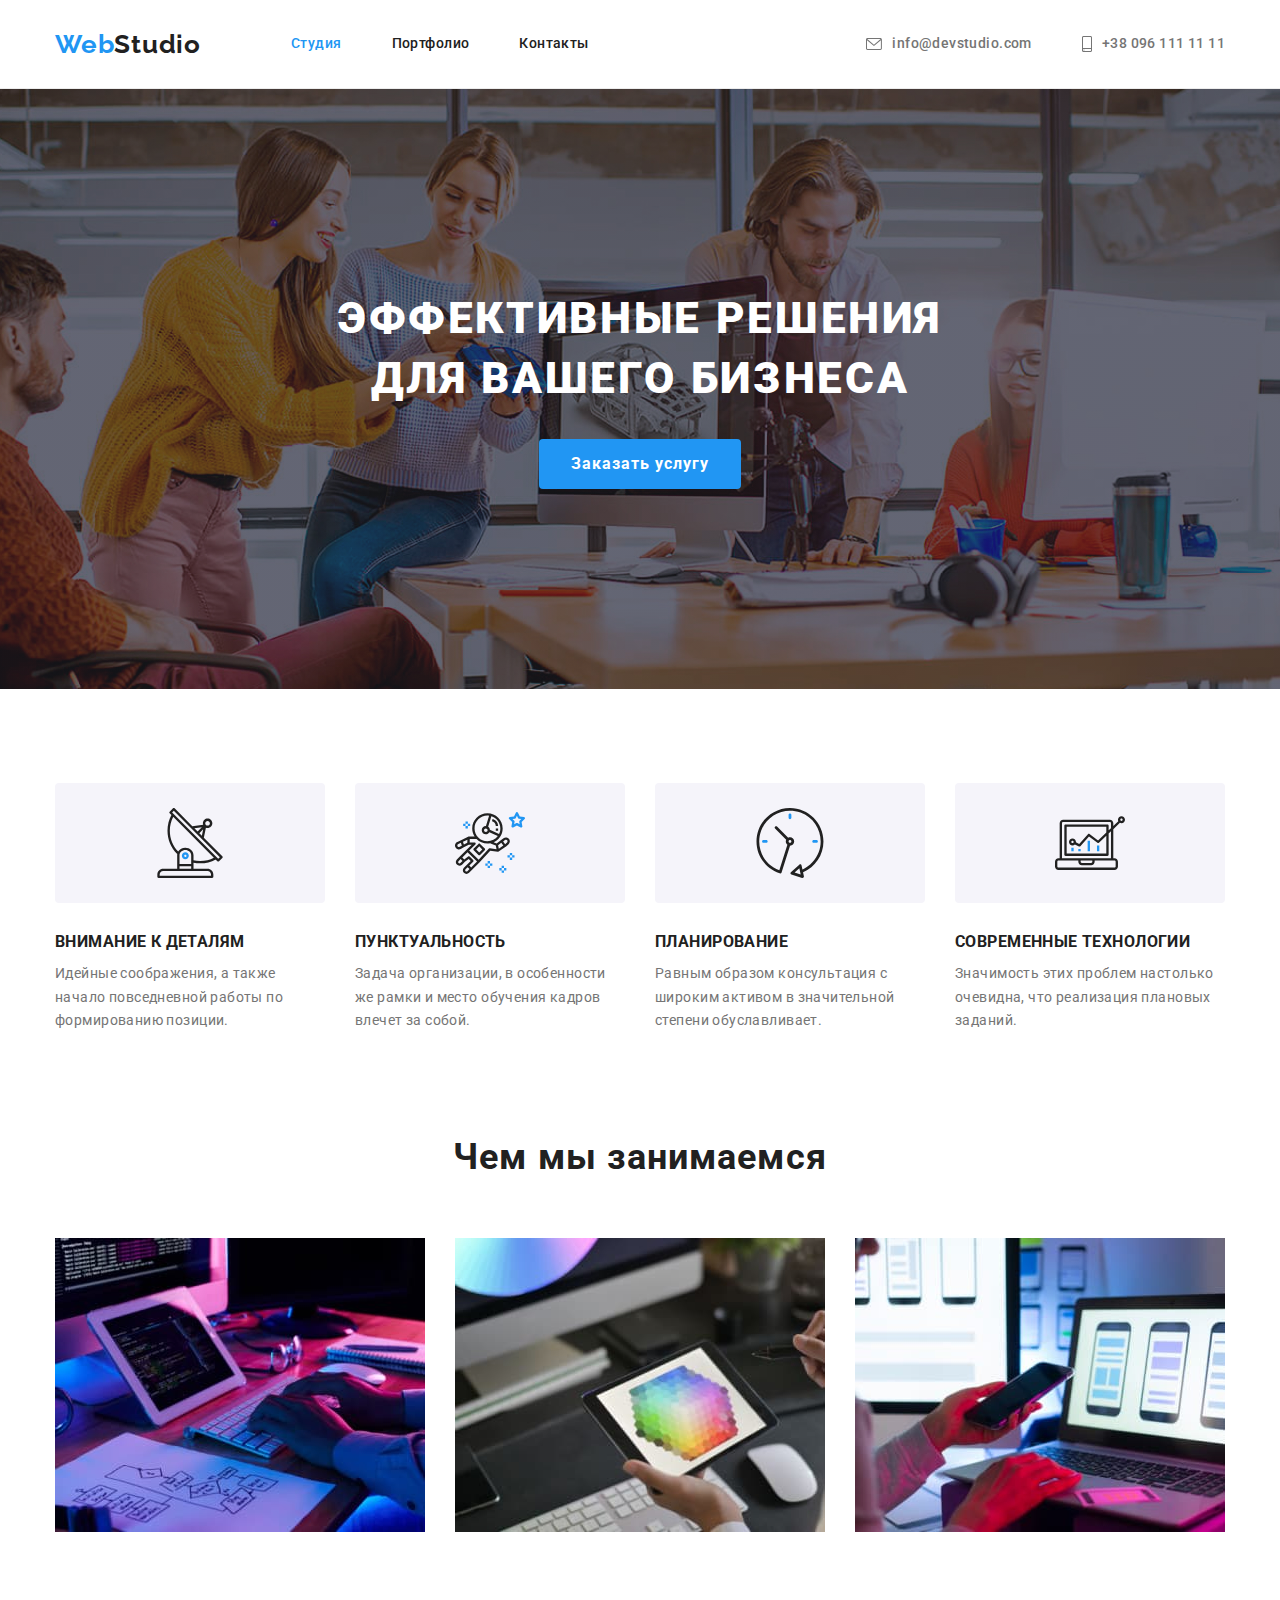
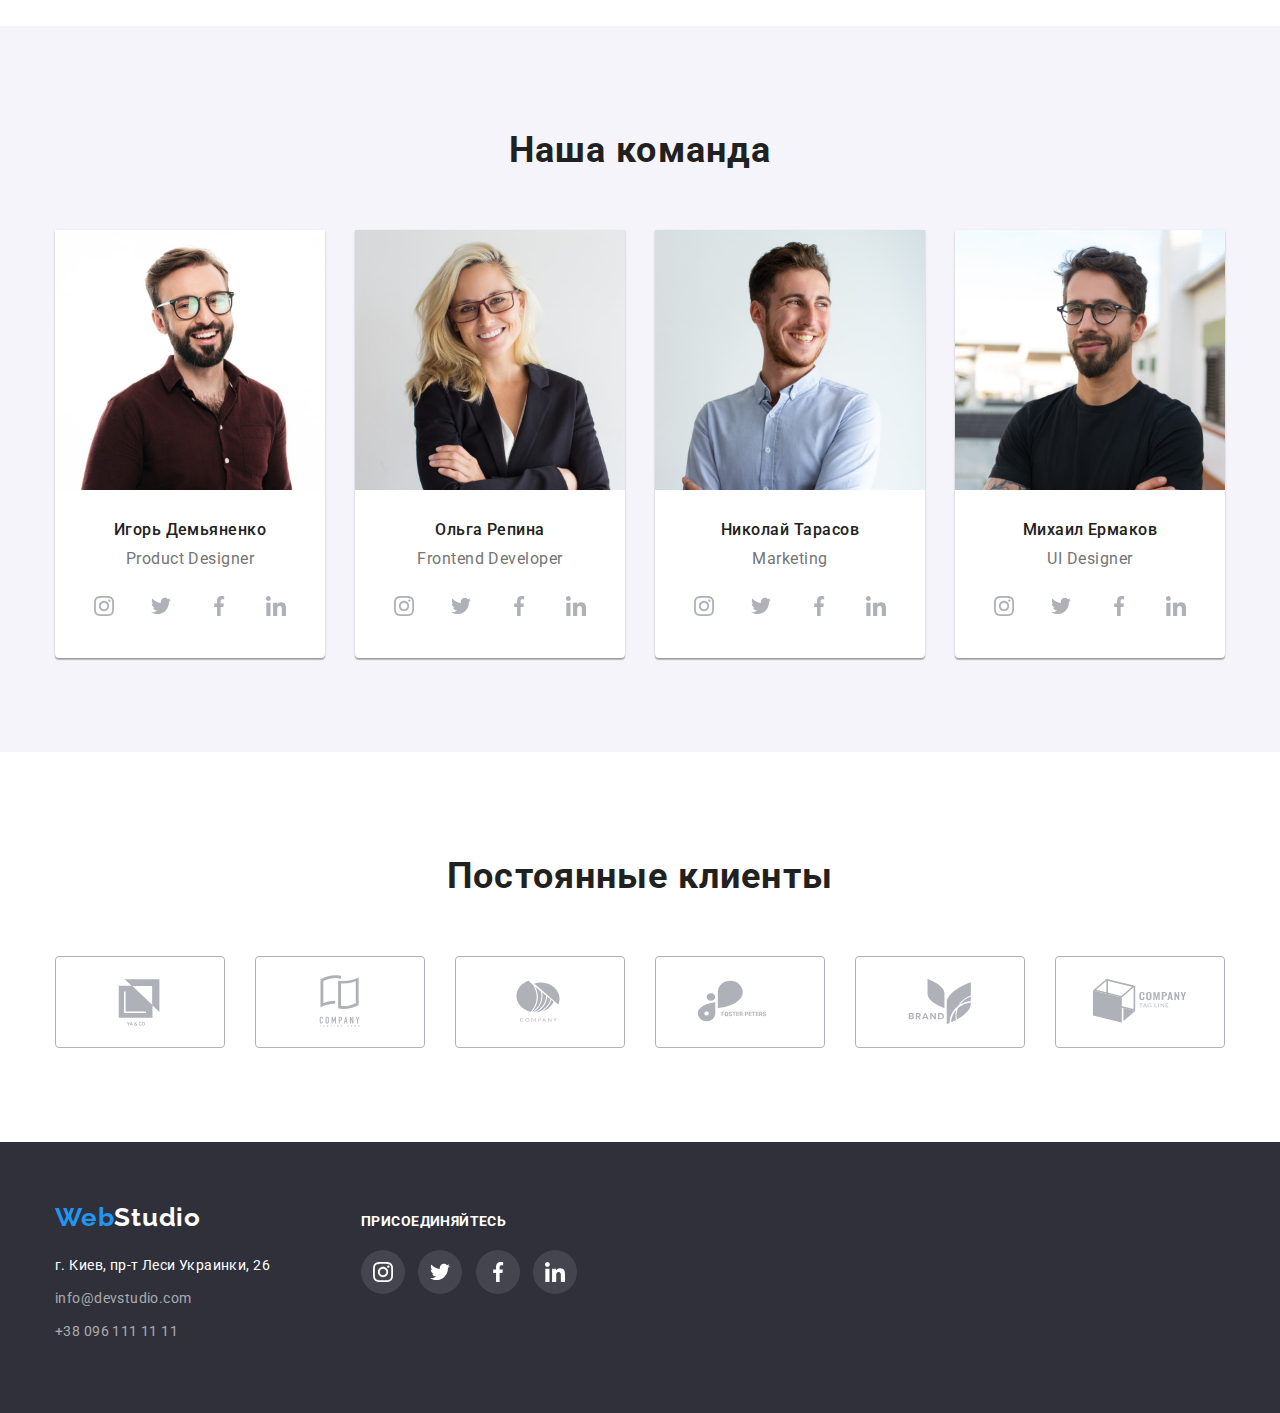
<file: index.html>
<!DOCTYPE html>
<html lang="ru">
  <head>
    <meta charset="UTF-8" />
    <meta http-equiv="X-UA-Compatible" content="IE=edge" />
    <meta name="viewport" content="width=device-width, initial-scale=1.0" />

    <title>Студия</title>
    <link rel="preconnect" href="https://fonts.gstatic.com" />
    <link
      href="https://fonts.googleapis.com/css2?family=Raleway:wght@700&family=Roboto:wght@400;500;700;900&display=swap"
      rel="stylesheet"
    />
    <link
      rel="stylesheet"
      href="https://cdnjs.cloudflare.com/ajax/libs/modern-normalize/1.0.0/modern-normalize.min.css"
    />
    <link rel="stylesheet" href="./css/styles.css" />
  </head>
  <body>
    <header class="page-header">
      <div class="container">
        <nav class="nav">
          <a href="./" class="link logo"
            >Web<span class="logo-hd">Studio</span></a
          >

          <ul class="list list-hd">
            <li class="list-item">
              <a class="link link-header current" href="./">Студия</a>
            </li>
            <li class="list-item">
              <a class="link link-header" href="./portfolio.html">Портфолио</a>
            </li>
            <li class="list-item">
              <a class="link link-header" href="#contacts">Контакты</a>
            </li>
          </ul>
        </nav>

        <ul class="list list-add">
          <li class="list-item">
            <a
              class="link link-header item-add"
              href="mailto:info@devstudio.com"
            >
              <svg class="icon-add" width="16px" height="12px">
                <use href="./images/icon.svg#icon-envelope"></use>
              </svg>
              info@devstudio.com
            </a>
          </li>

          <li class="list-item">
            <a class="link link-header item-add" href="tel:+380961111111">
              <svg class="icon-add" width="10px" height="16px">
                <use href="./images/icon.svg#icon-smartphone"></use>
              </svg>
              +38 096 111 11 11
            </a>
          </li>
        </ul>
      </div>
    </header>

    <main>
      <!---->
      <!-- добавлен в класс dark-img -->
      <section class="dark dark-hero dark-img">
        <div class="container">
          <div class="dark-content">
            <h1 class="title page-title">
              Эффективные решения<br />
              для вашего бизнеса
            </h1>
            <button class="btn" type="button">Заказать услугу</button>
          </div>
        </div>
      </section>

      <!---->
      <!-- добавлены img -->
      <section class="benefits">
        <div class="container">
          <h2 class="visually-hidden">Преимущества</h2>
          <ul class="list benefits-list">
            <!---->
            <li class="benefits-li">
              <div class="benefits-img">
                <svg class="benefits-svg" width="70px" height="70px">
                  <use href="./images/icon.svg#icon-antenna-1"></use>
                </svg>
              </div>
              <!-- --------------------------- -->
              <h3 class="benefits-title">Внимание к деталям</h3>
              <p class="benefits-p">
                Идейные соображения, а также начало повседневной работы по
                формированию позиции.
              </p>
            </li>

            <li class="benefits-li">
              <div class="benefits-img">
                <svg class="benefits-svg" width="70px" height="70px">
                  <use href="./images/icon.svg#icon-astronaut-1"></use>
                </svg>
              </div>
              <!-- --------------------------- -->
              <h3 class="benefits-title">Пунктуальность</h3>
              <p class="benefits-p">
                Задача организации, в особенности же рамки и место обучения
                кадров влечет за собой.
              </p>
            </li>

            <li class="benefits-li">
              <div class="benefits-img">
                <svg class="benefits-svg" width="70px" height="70px">
                  <use href="./images/icon.svg#icon-clock-1"></use>
                </svg>
              </div>
              <!-- --------------------------- -->
              <h3 class="benefits-title">Планирование</h3>
              <p class="benefits-p">
                Равным образом консультация с широким активом в значительной
                степени обуславливает.
              </p>
            </li>

            <li class="benefits-li">
              <div class="benefits-img">
                <svg class="benefits-svg" width="70px" height="70px">
                  <use href="./images/icon.svg#icon-diagram-1"></use>
                </svg>
              </div>
              <!-- --------------------------- -->
              <h3 class="benefits-title">Современные технологии</h3>
              <p class="benefits-p">
                Значимость этих проблем настолько очевидна, что реализация
                плановых заданий.
              </p>
            </li>
          </ul>
        </div>
      </section>

      <section class="our-work">
        <div class="container">
          <h2 class="title section-title">Чем мы занимаемся</h2>
          <ul class="list list-work">
            <li>
              <img
                src="./images/work/img-1.jpg"
                width="370"
                height="294"
                alt="Написание кода"
              />
            </li>
            <li>
              <img
                src="./images/work/img-2.jpg"
                width="370"
                height="294"
                alt="Разработка дизайна"
              />
            </li>
            <li>
              <img
                src="./images/work/img-3.jpg"
                width="370"
                height="294"
                alt="Разработка мобильного приложения"
              />
            </li>
          </ul>
        </div>
      </section>

      <section class="team">
        <div class="container">
          <h2 class="title section-title">Наша команда</h2>
          <ul class="list our-team">
            <li class="team-item">
              <img
                src="./images/team/img-1.jpg"
                width="270"
                height="260"
                alt="Фото Игорь Демьяненко"
              />
              <div class="team-caption">
                <h3 class="team-name">Игорь Демьяненко</h3>
                <p class="list-team">Product Designer</p>

                <ul class="list">
                  <li class="team-icon">
                    <a href="" class="link link-icon">
                      <svg class="icon-svg" width="20px" height="20px">
                        <use href="./images/icon.svg#icon-instagram-2"></use>
                      </svg>
                    </a>
                  </li>

                  <li class="team-icon">
                    <a href="" class="link link-icon">
                      <svg class="icon-svg" width="20px" height="20px">
                        <use href="./images/icon.svg#icon-twitter-1"></use>
                      </svg>
                    </a>
                  </li>

                  <li class="team-icon">
                    <a href="" class="link link-icon">
                      <svg class="icon-svg" width="20px" height="20px">
                        <use href="./images/icon.svg#icon-facebook-1"></use>
                      </svg>
                    </a>
                  </li>

                  <li class="team-icon">
                    <a href="" class="link link-icon">
                      <svg class="icon-svg" width="20px" height="20px">
                        <use href="./images/icon.svg#icon-linkedin-1"></use>
                      </svg>
                    </a>
                  </li>
                </ul>
              </div>
            </li>

            <li class="team-item">
              <img
                src="./images/team/img-2.jpg"
                width="270"
                height="260"
                alt="Фото Ольга Репина"
              />
              <div class="team-caption">
                <h3 class="team-name">Ольга Репина</h3>
                <p class="list-team">Frontend Developer</p>

                <ul class="list">
                  <li class="team-icon">
                    <a href="" class="link link-icon">
                      <svg class="icon-svg" width="20px" height="20px">
                        <use href="./images/icon.svg#icon-instagram-2"></use>
                      </svg>
                    </a>
                  </li>

                  <li class="team-icon">
                    <a href="" class="link link-icon">
                      <svg class="icon-svg" width="20px" height="20px">
                        <use href="./images/icon.svg#icon-twitter-1"></use>
                      </svg>
                    </a>
                  </li>

                  <li class="team-icon">
                    <a href="" class="link link-icon">
                      <svg class="icon-svg" width="20px" height="20px">
                        <use href="./images/icon.svg#icon-facebook-1"></use>
                      </svg>
                    </a>
                  </li>

                  <li class="team-icon">
                    <a href="" class="link link-icon">
                      <svg class="icon-svg" width="20px" height="20px">
                        <use href="./images/icon.svg#icon-linkedin-1"></use>
                      </svg>
                    </a>
                  </li>
                </ul>
              </div>
            </li>

            <li class="team-item">
              <img
                src="./images/team/img-3.jpg"
                width="270"
                height="260"
                alt="Фото Николай Тарасов"
              />
              <div class="team-caption">
                <h3 class="team-name">Николай Тарасов</h3>
                <p class="list-team">Marketing</p>

                <ul class="list">
                  <li class="team-icon">
                    <a href="" class="link link-icon">
                      <svg class="icon-svg" width="20px" height="20px">
                        <use href="./images/icon.svg#icon-instagram-2"></use>
                      </svg>
                    </a>
                  </li>

                  <li class="team-icon">
                    <a href="" class="link link-icon">
                      <svg class="icon-svg" width="20px" height="20px">
                        <use href="./images/icon.svg#icon-twitter-1"></use>
                      </svg>
                    </a>
                  </li>

                  <li class="team-icon">
                    <a href="" class="link link-icon">
                      <svg class="icon-svg" width="20px" height="20px">
                        <use href="./images/icon.svg#icon-facebook-1"></use>
                      </svg>
                    </a>
                  </li>

                  <li class="team-icon">
                    <a href="" class="link link-icon">
                      <svg class="icon-svg" width="20px" height="20px">
                        <use href="./images/icon.svg#icon-linkedin-1"></use>
                      </svg>
                    </a>
                  </li>
                </ul>
              </div>
            </li>

            <li class="team-item">
              <img
                src="./images/team/img-4.jpg"
                width="270"
                height="260"
                alt="Фото Михаил Ермаков"
              />
              <div class="team-caption">
                <h3 class="team-name">Михаил Ермаков</h3>
                <p class="list-team">UI Designer</p>

                <ul class="list">
                  <li class="team-icon">
                    <a href="" class="link link-icon">
                      <svg class="icon-svg" width="20px" height="20px">
                        <use href="./images/icon.svg#icon-instagram-2"></use>
                      </svg>
                    </a>
                  </li>

                  <li class="team-icon">
                    <a href="" class="link link-icon">
                      <svg class="icon-svg" width="20px" height="20px">
                        <use href="./images/icon.svg#icon-twitter-1"></use>
                      </svg>
                    </a>
                  </li>

                  <li class="team-icon">
                    <a href="" class="link link-icon">
                      <svg class="icon-svg" width="20px" height="20px">
                        <use href="./images/icon.svg#icon-facebook-1"></use>
                      </svg>
                    </a>
                  </li>

                  <li class="team-icon">
                    <a href="" class="link link-icon">
                      <svg class="icon-svg" width="20px" height="20px">
                        <use href="./images/icon.svg#icon-linkedin-1"></use>
                      </svg>
                    </a>
                  </li>
                </ul>
              </div>
            </li>
          </ul>
        </div>
      </section>

      <section>
        <div class="container">
          <h2 class="title section-title">Постоянные клиенты</h2>
          <ul class="list partners">
            <li class="partners-list">
              <a
                href=""
                class="link partners-link"
                target="_blank"
                rel="noopener noreferrer"
              >
                <svg class="partners-svg" width="106px" height="60px">
                  <use href="./images/icon.svg#icon-logo-1"></use>
                </svg>
              </a>
            </li>

            <li class="partners-list">
              <a
                href=""
                class="link partners-link"
                target="_blank"
                rel="noopener noreferrer"
              >
                <svg class="partners-svg" width="106px" height="60px">
                  <use href="./images/icon.svg#icon-logo-2"></use>
                </svg>
              </a>
            </li>

            <li class="partners-list">
              <a
                href=""
                class="link partners-link"
                target="_blank"
                rel="noopener noreferrer"
              >
                <svg class="partners-svg" width="106px" height="60px">
                  <use href="./images/icon.svg#icon-logo-3"></use>
                </svg>
              </a>
            </li>

            <li class="partners-list">
              <a
                href=""
                class="link partners-link"
                target="_blank"
                rel="noopener noreferrer"
              >
                <svg class="partners-svg" width="106px" height="60px">
                  <use href="./images/icon.svg#icon-logo-4"></use>
                </svg>
              </a>
            </li>

            <li class="partners-list">
              <a
                href=""
                class="link partners-link"
                target="_blank"
                rel="noopener noreferrer"
              >
                <svg class="partners-svg" width="106px" height="60px">
                  <use href="./images/icon.svg#icon-logo-5"></use>
                </svg>
              </a>
            </li>

            <li class="partners-list">
              <a
                href=""
                class="link partners-link"
                target="_blank"
                rel="noopener noreferrer"
              >
                <svg class="partners-svg" width="106px" height="60px">
                  <use href="./images/icon.svg#icon-logo-6"></use>
                </svg>
              </a>
            </li>
          </ul>
        </div>
      </section>
    </main>

    <footer class="dark dark-footer">
      <div class="container">
        <div class="footer-block">
          <div class="footer-address">
            <a href="./" class="link logo"
              >Web<span class="logo-ft">Studio</span></a
            >
            <address class="address add-ft" id="contacts">
              <ul class="list">
                <li class="add-li">
                  <a
                    class="link link-map"
                    href="https://goo.gl/maps/nd3LZRXZp6xStWb67"
                    target="_blank"
                    rel="noopener noreferrer"
                    >г. Киев, пр-т Леси Украинки, 26
                  </a>
                </li>
                <li class="add-li">
                  <a class="link link-ft" href="mailto:info@devstudio.com"
                    >info@devstudio.com</a
                  >
                </li>
                <li class="add-li">
                  <a class="link link-ft" href="tel:+380961111111"
                    >+38 096 111 11 11</a
                  >
                </li>
              </ul>
            </address>
          </div>

          <div class="socials-ft">
            <p>присоединяйтесь</p>

            <!-- Вставка соц.сетей-->
            <ul class="list socials-list">
              <li class="socials-icon">
                <a href="" class="link link-icon">
                  <svg class="icon-svg" width="20px" height="20px">
                    <use href="./images/icon.svg#icon-instagram-2"></use>
                  </svg>
                </a>
              </li>

              <li class="socials-icon">
                <a href="" class="link link-icon">
                  <svg class="icon-svg" width="20px" height="20px">
                    <use href="./images/icon.svg#icon-twitter-1"></use>
                  </svg>
                </a>
              </li>

              <li class="socials-icon">
                <a href="" class="link link-icon">
                  <svg class="icon-svg" width="20px" height="20px">
                    <use href="./images/icon.svg#icon-facebook-1"></use>
                  </svg>
                </a>
              </li>

              <li class="socials-icon">
                <a href="" class="link link-icon">
                  <svg class="icon-svg" width="20px" height="20px">
                    <use href="./images/icon.svg#icon-linkedin-1"></use>
                  </svg>
                </a>
              </li>
            </ul>
          </div>
        </div>
      </div>
    </footer>
  </body>
</html>
</file>
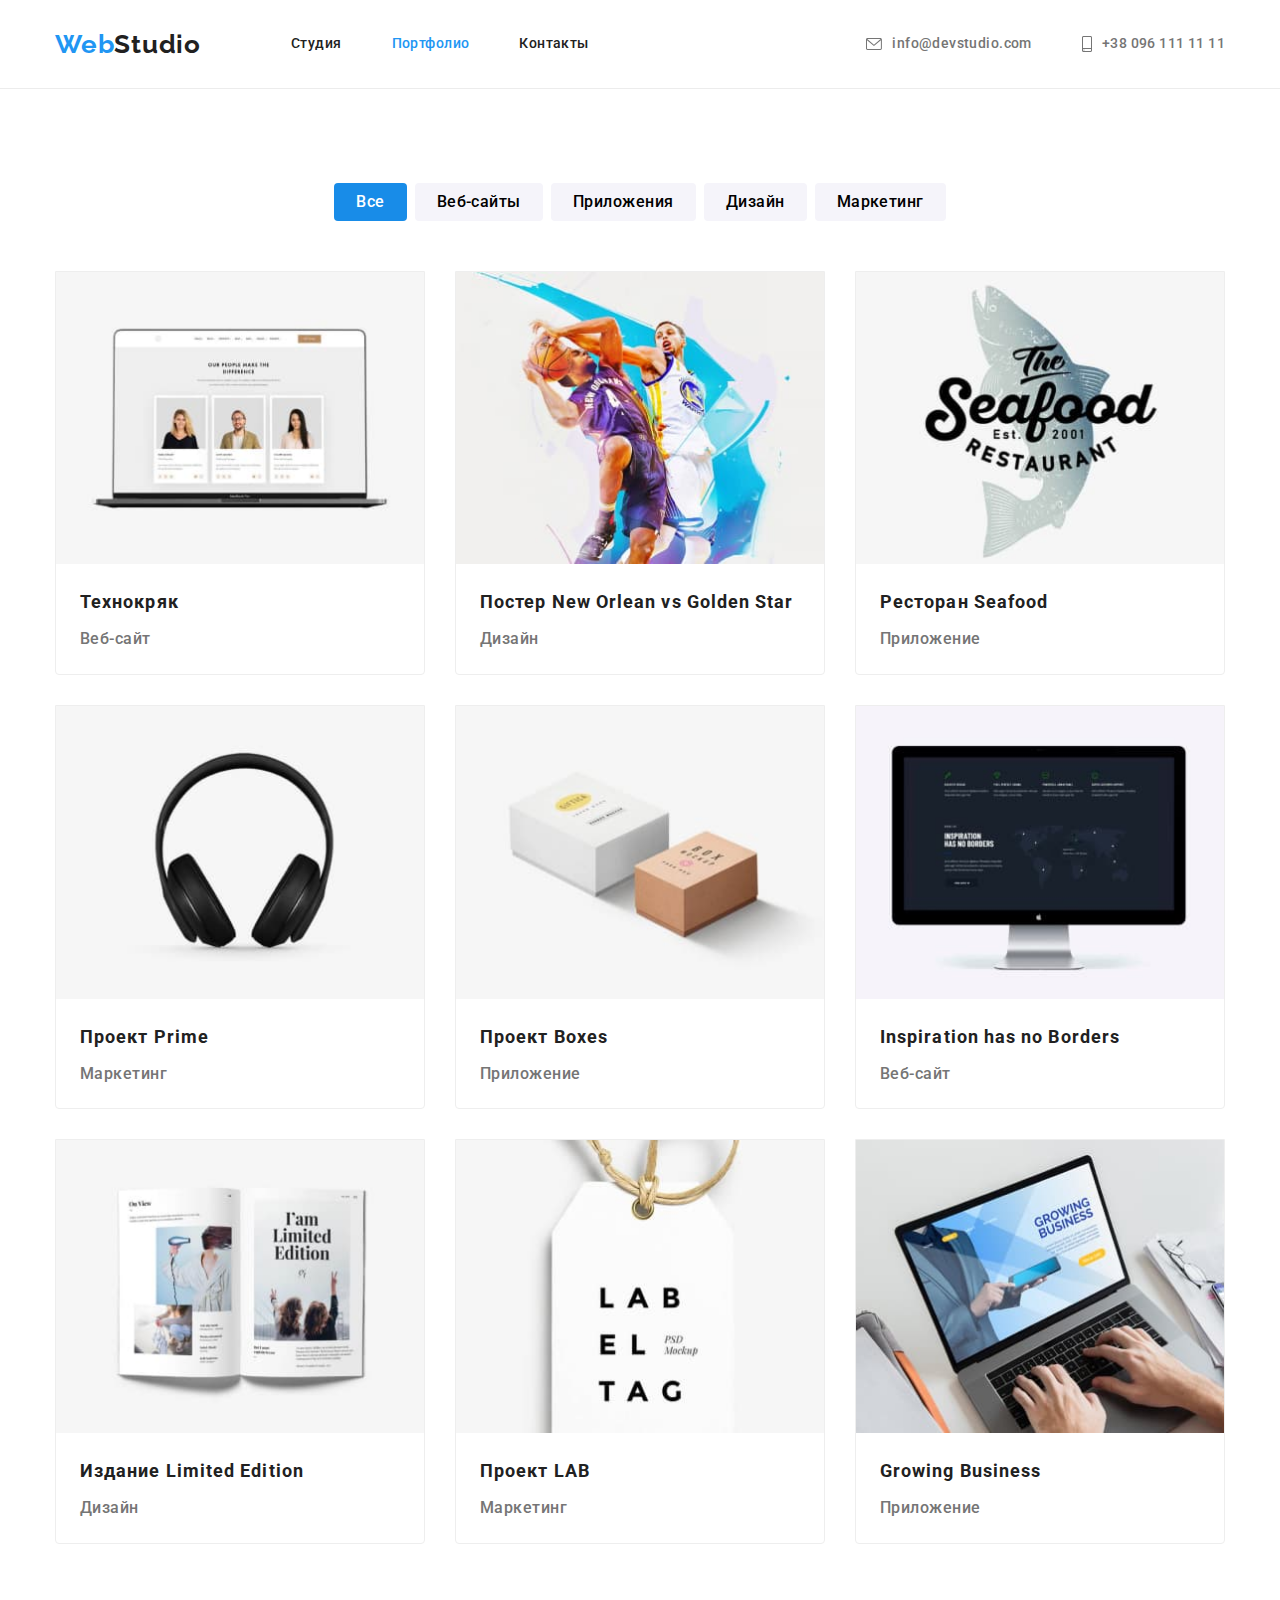
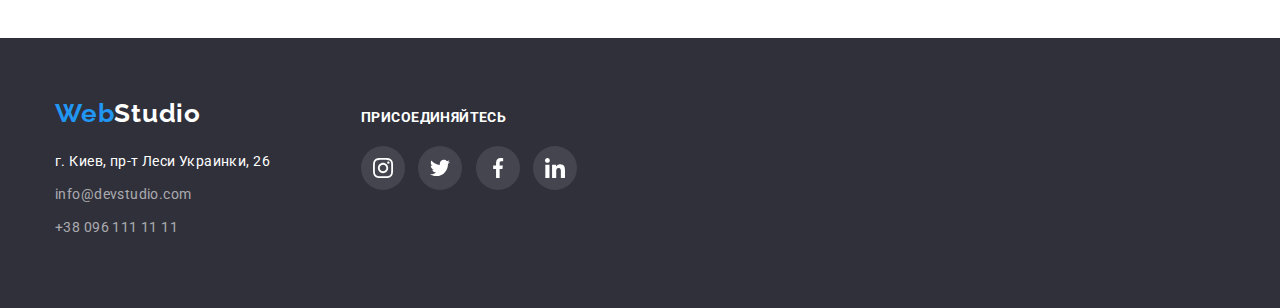
<file: portfolio.html>
<!DOCTYPE html>
<html lang="ru">
  <head>
    <meta charset="UTF-8" />
    <meta http-equiv="X-UA-Compatible" content="IE=edge" />
    <meta name="viewport" content="width=device-width, initial-scale=1.0" />

    <title>Portfolio</title>
    <link rel="preconnect" href="https://fonts.gstatic.com" />
    <link
      href="https://fonts.googleapis.com/css2?family=Raleway:wght@700&family=Roboto:wght@400;500;700;900&display=swap"
      rel="stylesheet"
    />
    <link
      rel="stylesheet"
      href="https://cdnjs.cloudflare.com/ajax/libs/modern-normalize/1.0.0/modern-normalize.min.css"
    />
    <link rel="stylesheet" href="./css/styles.css" />
  </head>
  <body>
    <header class="page-header">
      <div class="container">
        <nav class="nav">
          <a href="./" class="link logo"
            >Web<span class="logo-hd">Studio</span></a
          >

          <ul class="list list-hd">
            <li class="list-item">
              <a class="link link-header " href="./">Студия</a>
            </li>
            <li class="list-item">
              <a class="link link-header current" href="./portfolio.html">Портфолио</a>
            </li>
            <li class="list-item">
              <a class="link link-header" href="#contacts">Контакты</a>
            </li>
          </ul>
        </nav>

        <ul class="list list-add">
          <li class="list-item">
            <a
              class="link link-header item-add"
              href="mailto:info@devstudio.com"
            >
              <svg class="icon-add" width="16px" height="12px">
                <use href="./images/icon.svg#icon-envelope"></use>
              </svg>
              info@devstudio.com
            </a>
          </li>

          <li class="list-item">
            <a class="link link-header item-add" href="tel:+380961111111">
              <svg class="icon-add" width="10px" height="16px">
                <use href="./images/icon.svg#icon-smartphone"></use>
              </svg>
              +38 096 111 11 11
            </a>
          </li>
        </ul>
      </div>
    </header>

    <main>
      <h1 class="visually-hidden">Портфолио</h1>

      <section>
        <div class="container">
          <ul class="list list-filter">
            <li>
              <button class="filter filter-current" type="button">Все</button>
            </li>
            <li><button class="filter" type="button">Веб-сайты</button></li>
            <li><button class="filter" type="button">Приложения</button></li>
            <li><button class="filter" type="button">Дизайн</button></li>
            <li><button class="filter" type="button">Маркетинг</button></li>
          </ul>
        </div>

        <div class="container">
          <h2 class="visually-hidden">Все</h2>
          <ul class="list list-title portfolio">
            <li class="portfolio-li">
               <a href="" class="link">
              <img
                src="./images/portfolio-all/img-1.jpg"
                width="370"
                alt="Пример Веб-сайта"
              />
              <div class="card-content">
                <h3>Технокряк</h3>
                <p>Веб-сайт</p>
              </div>
              </a>
            </li>

            <li class="portfolio-li">
              <a href="" class="link">
              <img
                src="./images/portfolio-all/img-2.jpg"
                width="370"
                alt="Пример Дизайна"
              />
              <div class="card-content">
                <h3>Постер New Orlean vs Golden Star</h3>
                <p>Дизайн</p>
              </div>
              </a>
            </li>

            <li class="portfolio-li">
              <a href="" class="link">
              <img
                src="./images/portfolio-all/img-3.jpg"
                width="370"
                alt="Пример Приложения"
              />
              <div class="card-content">
                <h3>Ресторан Seafood</h3>
                <p>Приложение</p>
              </div>
              </a>
            </li>

            <li class="portfolio-li">
              <a href="" class="link">
              <img
                src="./images/portfolio-all/img-4.jpg"
                width="370"
                alt="Пример Маркетинга"
              />
              <div class="card-content">
                <h3>Проект Prime</h3>
                <p>Маркетинг</p>
              </div>
              </a>
            </li>

            <li class="portfolio-li">
              <a href="" class="link">
              <img
                src="./images/portfolio-all/img-5.jpg"
                width="370"
                alt="Пример Приложения"
              />
              <div class="card-content">
                <h3>Проект Boxes</h3>
                <p>Приложение</p>
              </div>
              </a>
            </li>

            <li class="portfolio-li">
              <a href="" class="link">
              <img
                src="./images/portfolio-all/img-6.jpg"
                width="370"
                alt="Пример Веб-сайта"
              />
              <div class="card-content">
                <h3>Inspiration has no Borders</h3>
                <p>Веб-сайт</p>
              </div>
              </a>
            </li>

            <li class="portfolio-li">
              <a href="" class="link">
              <img
                src="./images/portfolio-all/img-7.jpg"
                width="370"
                alt="Пример Дизайна"
              />
              <div class="card-content">
                <h3>Издание Limited Edition</h3>
                <p>Дизайн</p>
              </div>
              </a>
            </li>

            <li class="portfolio-li">
              <a href="" class="link">
              <img
                src="./images/portfolio-all/img-8.jpg"
                width="370"
                alt="Пример Маркетинга"
              />
              <div class="card-content">
                <h3>Проект LAB</h3>
                <p>Маркетинг</p>
              </div>
              </a>
            </li>

            <li class="portfolio-li">
              <a href="" class="link">
              <img
                src="./images/portfolio-all/img-9.jpg"
                width="370"
                alt="Пример Приложения"
              />
              <div class="card-content">
                <h3>Growing Business</h3>
                <p>Приложение</p>
              </div>
              </a>
            </li>
          </ul>
        </div>
      </section>
    </main>

    <footer class="dark dark-footer">
      <div class="container">
        <div class="footer-block">
          <div class="footer-address">
            <a href="./" class="link logo"
              >Web<span class="logo-ft">Studio</span></a
            >
            <address class="address add-ft" id="contacts">
              <ul class="list">
                <li class="add-li">
                  <a
                    class="link link-map"
                    href="https://goo.gl/maps/nd3LZRXZp6xStWb67"
                    target="_blank"
                    rel="noopener noreferrer"
                    >г. Киев, пр-т Леси Украинки, 26
                  </a>
                </li>
                <li class="add-li">
                  <a class="link link-ft" href="mailto:info@devstudio.com"
                    >info@devstudio.com</a
                  >
                </li>
                <li class="add-li">
                  <a class="link link-ft" href="tel:+380961111111"
                    >+38 096 111 11 11</a
                  >
                </li>
              </ul>
            </address>
          </div>

          <div class="socials-ft">
            <p>присоединяйтесь</p>

            <!-- Вставка соц.сетей-->
            <ul class="list socials-list">
              <li class="socials-icon">
                <a href="" class="link link-icon">
                  <svg class="icon-svg" width="20px" height="20px">
                    <use href="./images/icon.svg#icon-instagram-2"></use>
                  </svg>
                </a>
              </li>

              <li class="socials-icon">
                <a href="" class="link link-icon">
                  <svg class="icon-svg" width="20px" height="20px">
                    <use href="./images/icon.svg#icon-twitter-1"></use>
                  </svg>
                </a>
              </li>

              <li class="socials-icon">
                <a href="" class="link link-icon">
                  <svg class="icon-svg" width="20px" height="20px">
                    <use href="./images/icon.svg#icon-facebook-1"></use>
                  </svg>
                </a>
              </li>

              <li class="socials-icon">
                <a href="" class="link link-icon">
                  <svg class="icon-svg" width="20px" height="20px">
                    <use href="./images/icon.svg#icon-linkedin-1"></use>
                  </svg>
                </a>
              </li>
            </ul>
          </div>
        </div>
      </div>
    </footer>
  </body>
</html>
</file>
<file: css/styles.css>
/*Объявление переменных*/
:root {
  /*цвет текста*/
  --main-text-cl: #212121;
  --title-cl: #757575;
  --accent-cl: #2196f3;
  --alt-titel-cl: #ffffff;
  --link-ft-text: rgba(255, 255, 255, 0.6);
  /*цвет фона*/
  --dark-bg: #2f303a;
  --second-bg: #f5f4fa;
  /*шрифты*/
  --main-font: "Roboto", sans-serif;
  --title-font: "Raleway", sans-serif;
}

html {
  box-sizing: border-box;
}

*,
*::before,
*::after {
  box-sizing: inherit;
}

h1,
h2,
h3,
h4,
h5,
h6,
p {
  margin: 0;
}

ul {
  margin: 0;
}

img {
  display: block;
  max-width: 100%;
  height: auto;
}

body {
  font-family: var(--main-font);
  font-size: 14px;
  line-height: 1.71;
  letter-spacing: 0.03em;
  color: var(--title-cl);
}

section {
  padding: 94px 0;
}

.container {
  max-width: 1200px;
  margin: 0 auto;
  padding: 0 15px;
}

.visually-hidden {
  position: absolute !important;
  clip: rect(1px 1px 1px 1px);
  clip: rect(1px, 1px, 1px, 1px);
  padding: 0 !important;
  border: 0 !important;
  height: 1px !important;
  width: 1px !important;
  overflow: hidden;
}

/* ==== Хедер ====*/
.page-header {
  border-bottom: 1px solid #ececec;
}

.page-header .container {
  display: flex;
  align-items: center;
  justify-content: flex-end;
}

.nav {
  display: flex;
  align-items: center;
  margin-right: auto;
}

.link-header {
  display: flex;
  padding-top: 32px;
  padding-bottom: 32px;
}
/*=============================*/

/* ==== Ссылки ==== */
.link {
  font-weight: 500;
  color: inherit;
  text-decoration: none;

  /*==== цвет для svg ссылок====*/
  fill: #afb1b8;
}

.link:hover,
.link:focus {
  color: var(--accent-cl);
}

.link.current {
  color: var(--accent-cl);
}
/*=============================*/

/* ==== Кнопки ====*/
.btn {
  min-width: 200px;
  min-height: 50px;
  padding: 10px 32px;
  border: none;
  border-radius: 4px;

  font-family: inherit;
  font-weight: 700;
  background-color: var(--accent-cl);
  font-size: 16px;
  line-height: 1.87;

  align-items: center;
  text-align: center;
  letter-spacing: 0.06em;
  color: var(--alt-titel-cl);
}

.btn:focus,
.btn:hover {
  background-color: #188ce8;
  cursor: pointer;

  box-shadow: 0px 4px 4px rgba(0, 0, 0, 0.15);
  border-radius: 4px;
}
/*=============================*/

/* ==== Списки ==== */
.list {
  padding: 0;
  list-style: none;
}

.list-hd {
  display: inline-flex;
  margin: 0;
  padding-left: 0;

  color: var(--main-text-cl);
}

.list-add {
  display: inline-flex;
  color: var(--title-cl);
}

.list-item:not(:last-child) {
  margin-right: 50px;
}
/*=============================*/

/*=============================*/

.item-add {
  display: flex;
  flex-wrap: wrap;
  justify-content: center;
  align-items: center;

  fill: var(--title-cl);
}

.icon-add {
  margin-right: 10px;
}

.item-add:hover,
.item-add:focus {
  fill: #2196f3;
}

/*=============================*/

/*=============================*/

.address {
  font-style: inherit;
}

/* ==== Герой ==== */
.dark {
  padding-bottom: 0;
  padding-top: 0;

  background-color: var(--dark-bg);
  font-weight: 400;
}

.dark-hero {
  padding-top: 200px;
  padding-bottom: 200px;
}

/*  =========================  */

/*   NEW background img*/
.dark-img {
  max-width: 1600px;
  height: 600px;
  margin-left: auto;
  margin-right: auto;

  background-image: linear-gradient(
      to right,
      rgba(47, 48, 58, 0.4),
      rgba(47, 48, 58, 0.4)
    ),
    url(../images/bg-img.jpg);

  background-repeat: no-repeat;
  background-position: center;
  background-size: auto;
}
/*  =========================  */

/*  =========================  */

.dark-content {
  display: flex;
  flex-wrap: wrap;

  margin: auto;

  justify-content: center;
  width: calc(100% / 12 * 8);
}

.title {
  text-align: center;
}

.page-title {
  margin: auto;
  margin-bottom: 30px;
  font-weight: 900;
  font-size: 44px;
  line-height: 1.36;
  letter-spacing: 0.06em;
  text-transform: uppercase;
  color: var(--alt-titel-cl);
}

/*=============================*/

/* ==== Наши работы ==== */
.our-work {
  padding-top: 0;
  padding-bottom: 94px;
}
/*=============================*/

.section-title {
  margin-bottom: 50px;

  font-size: 36px;
  line-height: 1.67;
  letter-spacing: 0.03em;
  color: var(--main-text-cl);
}

.list-work {
  margin: 0;

  display: flex;
}

.list-work > li:not(:last-child) {
  margin-right: 30px;
}

/*=============================*/

/* ==== Преимущества ====*/
.benefits {
  margin-top: 0px;
}

.benefits-list {
  display: flex;
  flex-wrap: wrap;

  margin-left: calc(-1 * 30px);

  justify-content: space-between;
  padding-left: 0;

  font-size: 14px;
  letter-spacing: 0.03em;
}

/*=============================*/

/*   NEW  benefits svg  */
.benefits-img {
  display: flex;
  justify-content: center;
  align-items: center;
  min-height: 120px;
  min-width: 270px;
  margin-bottom: 30px;

  background-color: rgba(245, 244, 250, 1);
  border-radius: 4px;
}

/*=====new======*/

/*=============================*/

.benefits-title {
  margin-bottom: 10px;

  line-height: 1.14;
  text-transform: uppercase;
  color: var(--main-text-cl);
}

.benefits-li {
  flex-basis: calc(100% / 4 - 30px);
  margin-left: 30px;
}

.benefits-p {
  line-height: 1.71;
}
/*=============================*/

/* ==== Команда  ==== */
.team {
  background-color: var(--second-bg);
}

.our-team {
  display: flex;
  flex-wrap: wrap;
  margin-left: calc(-1 * 30px);
}

.team-item {
  text-align: center;
  flex-basis: calc(100% / 4 - 30px);
  margin-left: 30px;

  /*=============================*/
  /*padding-bottom: 30px; */ /*== new ==*/
  /*=============================*/

  background: #ffffff;

  box-shadow: 0px 1px 3px rgba(0, 0, 0, 0.12), 0px 1px 1px rgba(0, 0, 0, 0.14),
    0px 2px 1px rgba(0, 0, 0, 0.2);
  border-radius: 0px 0px 4px 4px;
}

.team-caption {
  padding: 30px 0;
}

.team-name {
  margin-bottom: 10px;

  font-weight: 500;
  font-size: 16px;
  line-height: 1.19;
  letter-spacing: 0.03em;
  color: var(--main-text-cl);
}

.list-team {
  margin-bottom: 16px;

  font-size: 16px;
  line-height: 1.19;
  letter-spacing: 0.03em;
}

/*=============================*/
/*=============================*/

/*   NEW  team icon svg  */

.team-icon {
  display: inline-flex;
}

.team-icon:not(:last-child) {
  margin-right: 10px;
}

.link-icon {
  width: 44px;
  height: 44px;

  border-radius: 50%;

  display: flex;
  justify-content: center;
  align-items: center;
}

.link-icon:hover,
.link-icon:focus {
  fill: #ffffff;
  background-color: #2196f3;
}

/*===== NEW PARTNERS SVG======*/
.partners {
  display: flex;
  flex-wrap: wrap;
  margin-left: calc(-1 * 30px);
}
.partners-list {
  flex-basis: calc(100% / 6 - 30px);
  margin-left: 30px;
}
/*=============================*/

/*=============================*/
.partners-link {
  width: 170px;
  height: 92px;

  border: 1px solid #afb1b8;
  box-sizing: border-box;
  border-radius: 4px;

  display: flex;
  justify-content: center;
  align-items: center;

  fill: #afb1b8;
}

.partners-link:focus,
.partners-link:hover {
  fill: #2196f3;
  border-color: #2196f3;
}

/*=============================*/

/*=============================*/

/* ===== Логотип ======*/
.logo {
  margin-right: 90px;
}
.logo {
  display: inline-block;
  font-family: var(--title-font);
  font-weight: bold;
  font-size: 26px;
  line-height: 1.19;
  letter-spacing: 0.03em;
  color: var(--accent-cl);
}
.logo-hd {
  color: var(--main-text-cl);
}

.logo-ft {
  color: var(--alt-titel-cl);
}
/*=============================*/

/* ==== Футер ==== */

.dark-footer {
  padding-top: 60px;
  padding-bottom: 60px;
}

/*=============================*/
.footer-block {
  display: flex;
  flex-wrap: wrap;
  align-items: baseline;
}

.footer-address {
  margin-right: 70px;
}

/*=============================*/
.add-ft {
  margin-top: 20px;
}

.add-li {
  margin-bottom: 9px;
}

.link-map {
  font-weight: 400;
  color: var(--alt-titel-cl);
}

.link-ft {
  font-weight: 400;
  color: var(--link-ft-text);
}

/*=============LINKS================*/
.socials-list {
  margin-top: 20px;
}

.socials-ft > p {
  font-weight: 700;
  font-size: 14px;
  line-height: 1.14;
  letter-spacing: 0.03em;
  text-transform: uppercase;
  color: var(--alt-titel-cl);
}

.socials-icon {
  display: inline-flex;
  border-radius: 50%;
  background-color: rgba(255, 255, 255, 0.1);
}

.socials-icon:not(:last-child) {
  margin-right: 10px;
}

.socials-icon * .icon-svg {
  fill: var(--alt-titel-cl);
}
/*=============================*/

/* ==== Фильтер поиска портфолио ===== */

.filter {
  font-weight: 500;
  font-size: 16px;
  line-height: 1.62;
  text-align: center;
  letter-spacing: 0.03em;
  background-color: var(--second-bg);

  border-radius: 4px;
  border-style: none;
  padding: 6px 22px;
}

.filter:focus,
.filter:hover {
  color: var(--alt-titel-cl);
  background-color: #188ce8;
  cursor: pointer;

  box-shadow: 0px 3px 1px rgba(0, 0, 0, 0.1), 0px 1px 2px rgba(0, 0, 0, 0.08),
    0px 2px 2px rgba(0, 0, 0, 0.12);
}

.list-filter {
  display: flex;
  justify-content: center;
  margin-bottom: 50px;
}

.list-filter > li:not(:last-child) {
  margin-right: 8px;
}

.filter-current {
  color: var(--alt-titel-cl);
  background-color: #188ce8;
  cursor: pointer;
}
/*=============================*/

/* ==== Портфолио ==== */

.portfolio {
  display: flex;
  flex-wrap: wrap;
  padding: 0;
  margin: 0;

  margin-left: calc(-1 * 30px);
  margin-top: calc(-1 * 30px);
  list-style: none;
}

.portfolio-li {
  flex-basis: calc(100% / 3 - 30px);
  margin-left: 30px;
  margin-top: 30px;
  border: 1px solid #eeeeee;

  border-radius: 0px 0px 4px 4px;
}

.portfolio-li:focus,
.portfolio-li:hover {
  box-shadow: 0px 1px 3px rgba(0, 0, 0, 0.12), 0px 1px 1px rgba(0, 0, 0, 0.14),
    0px 2px 1px rgba(0, 0, 0, 0.2);
}

.card-content {
  padding: 20px 24px;
}

.list-title h3 {
  font-weight: bold;
  font-size: 18px;
  line-height: 2;
  letter-spacing: 0.06em;
  color: var(--main-text-cl);
}

.list-title p {
  font-size: 16px;
  line-height: 1.87;
  letter-spacing: 0.03em;
  color: var(--title-cl);
}

.card-content > h3 {
  margin-bottom: 4px;
}

.portfolio-li img {
  overflow: hidden;
}

/*=============================*/
</file>
